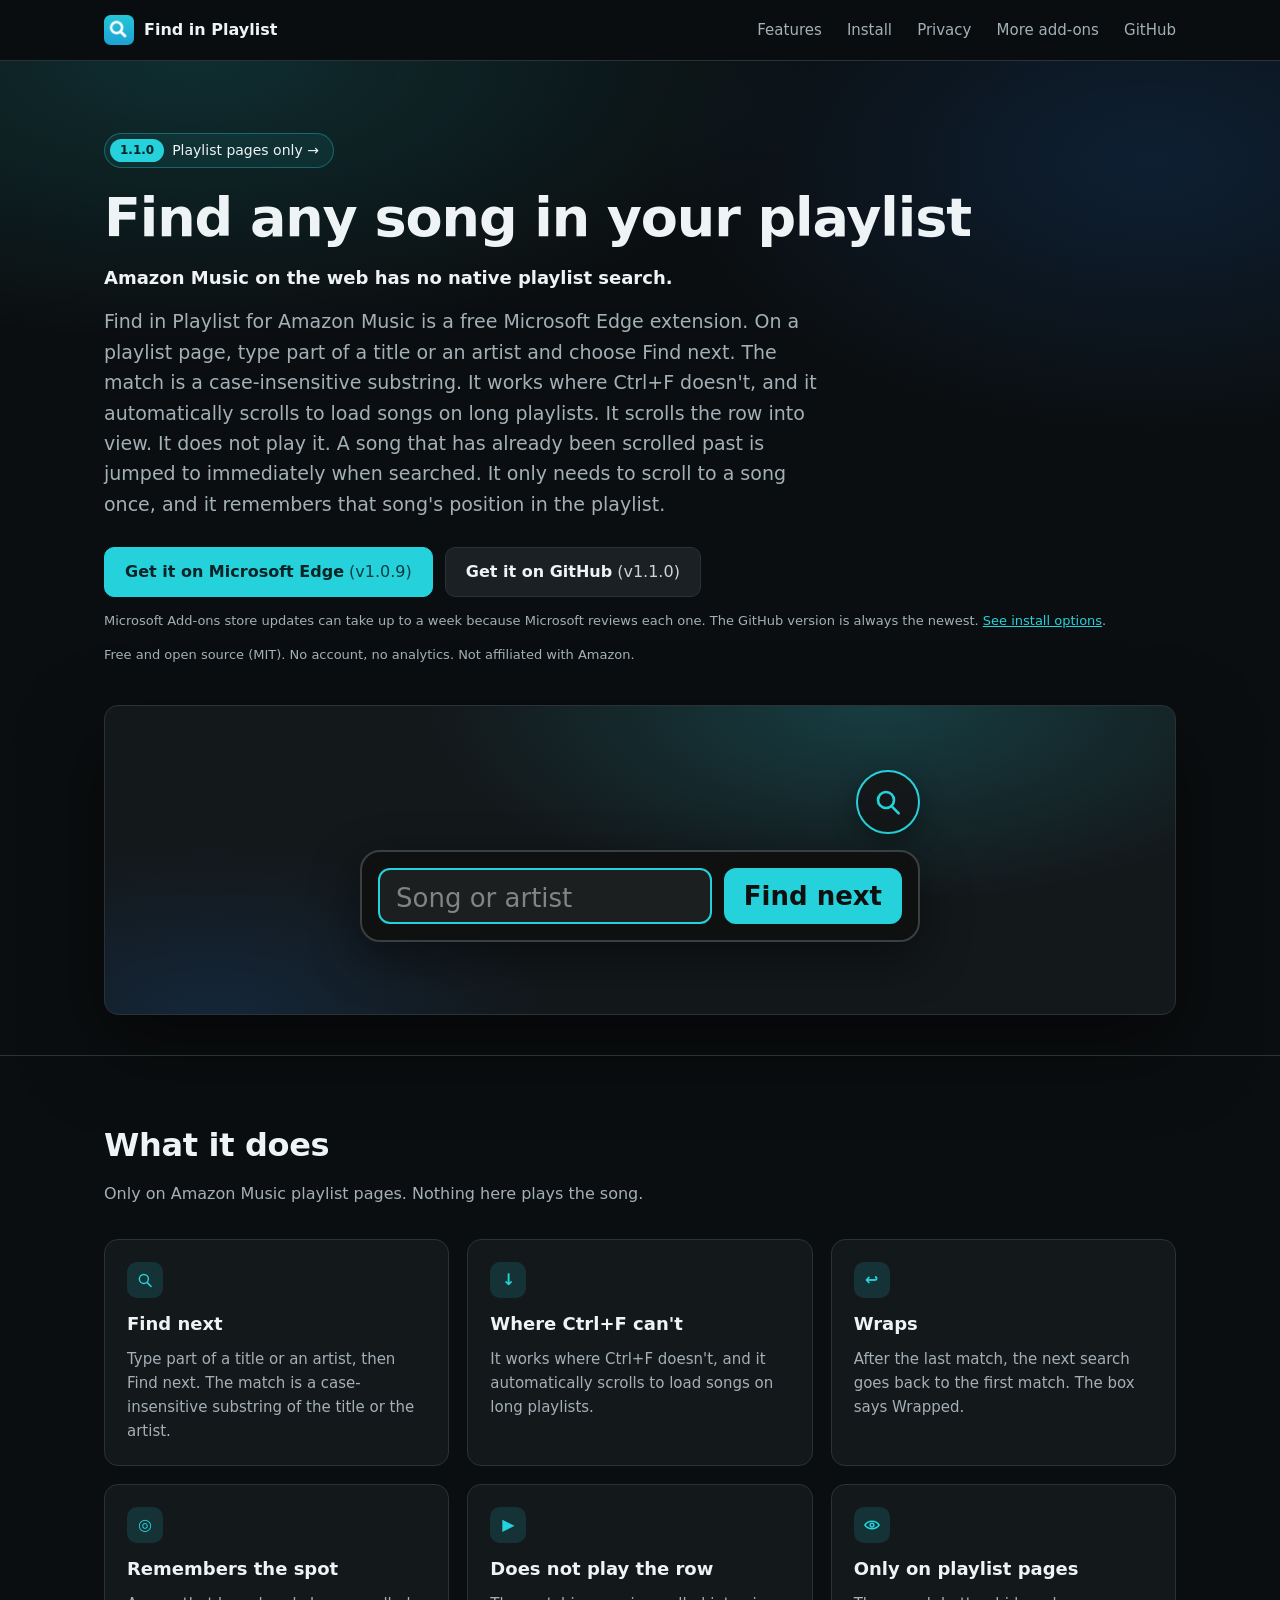
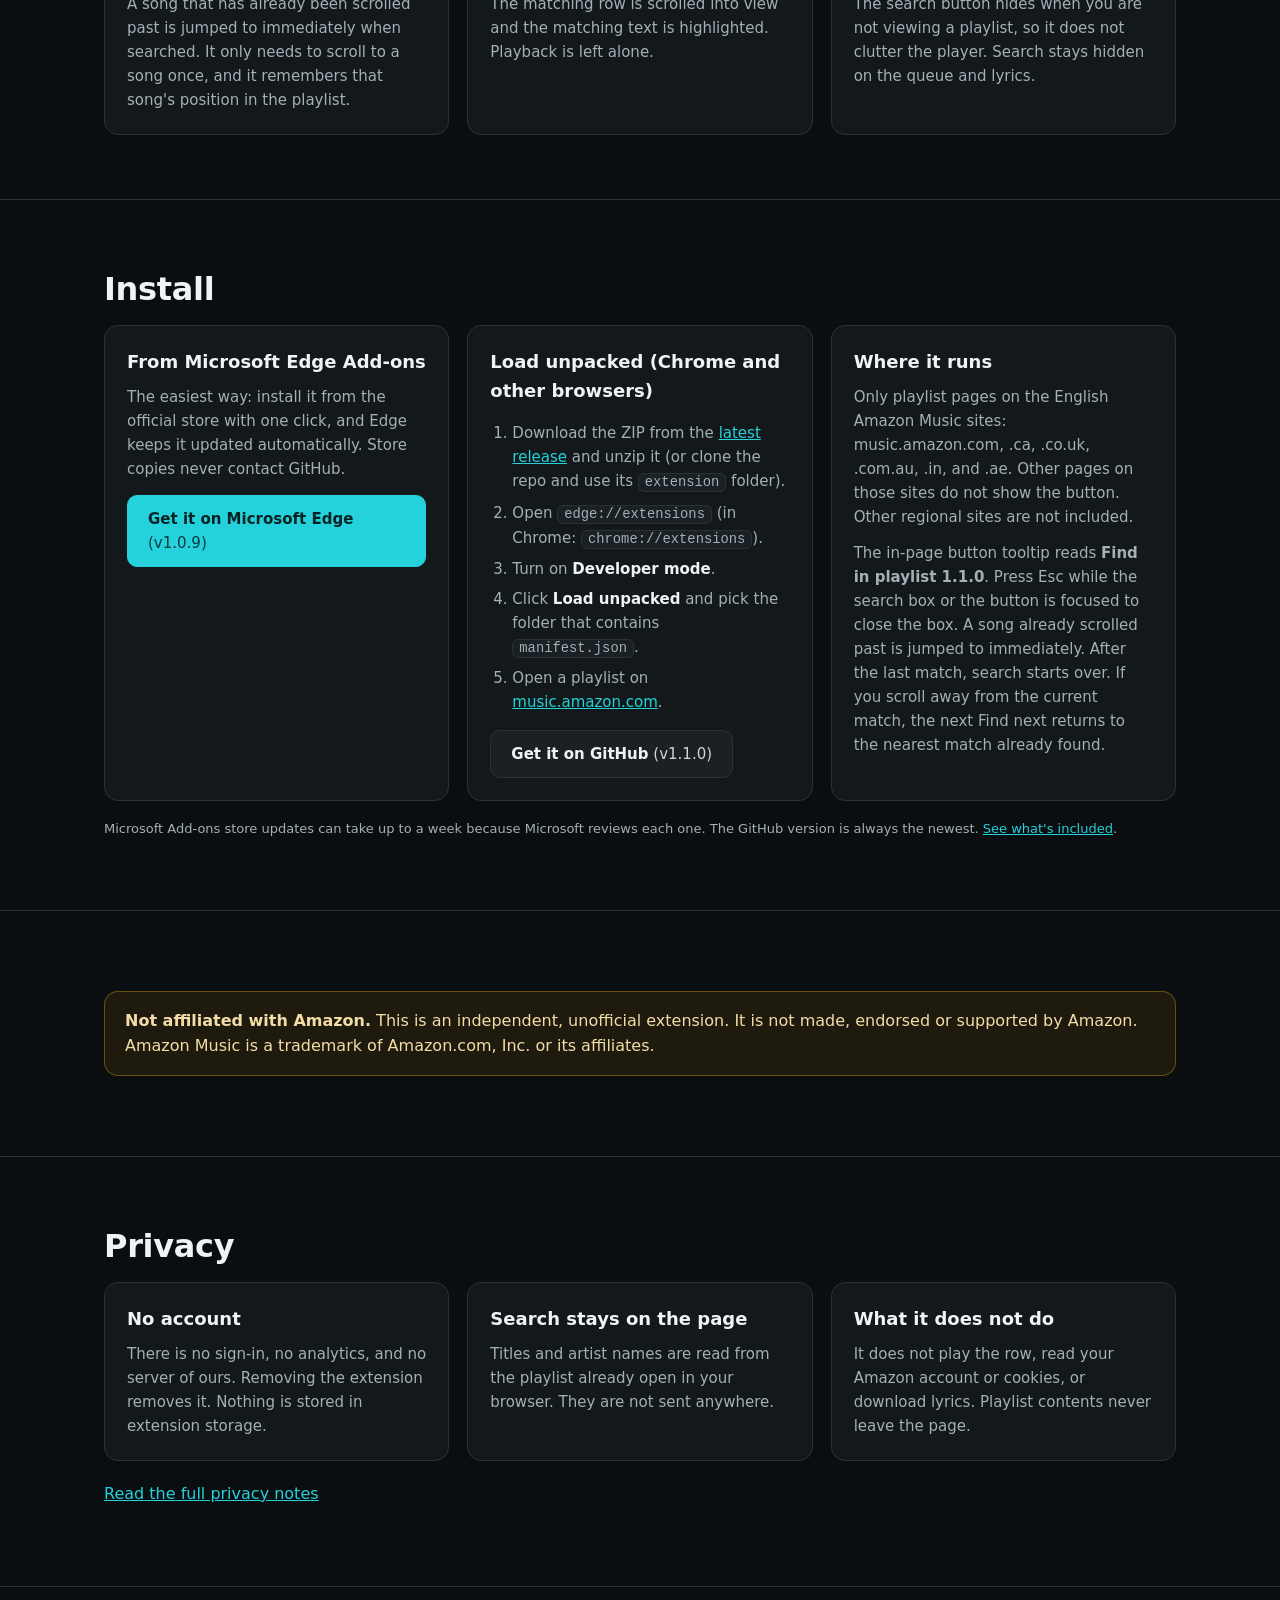
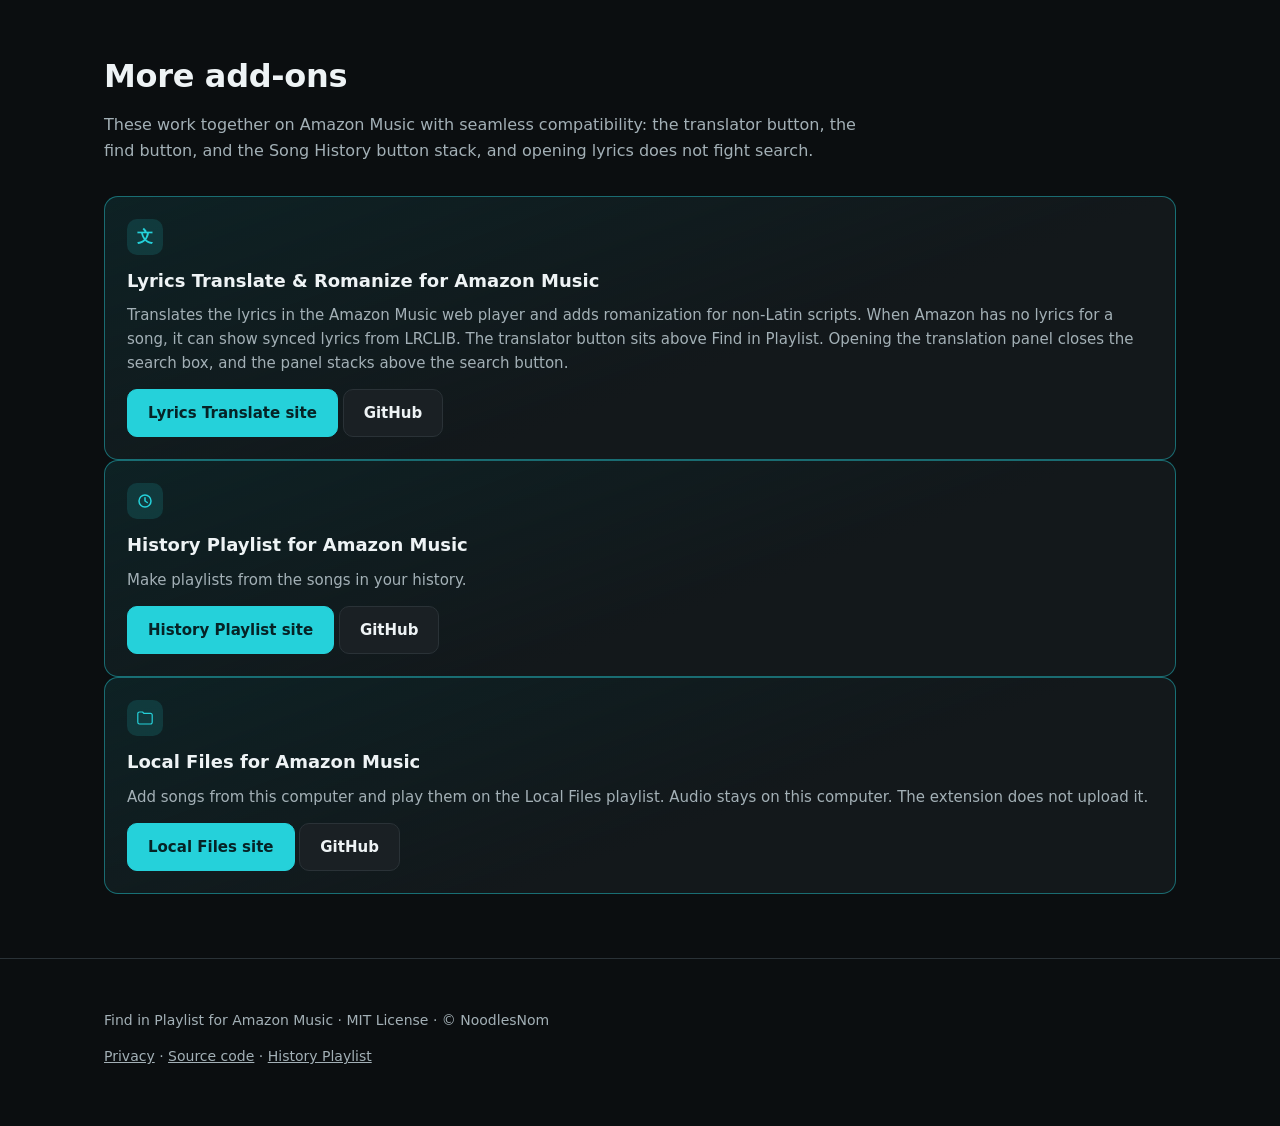
<file: docs/index.html>
<!doctype html>
<html lang="en">
<head>
<meta charset="utf-8">
<meta name="viewport" content="width=device-width, initial-scale=1">
<title>Find in Playlist for Amazon Music: Microsoft Edge extension</title>
<meta name="description" content="A free Microsoft Edge extension that finds any song in an Amazon Music playlist by title or artist. It works where Ctrl+F doesn't, and it automatically scrolls to load songs on long playlists. Search stays on the page. Not affiliated with Amazon.">
<link rel="icon" href="img/icon.png">
<link rel="stylesheet" href="style.css">
</head>
<body>
<header class="top">
  <div class="wrap">
    <a class="brand" href="#"><img src="img/icon.png" alt="">Find in Playlist</a>
    <nav>
      <a href="#features">Features</a>
      <a href="#install">Install</a>
      <a href="#privacy" class="hide-s">Privacy</a>
      <a href="#more">More add-ons</a>
      <a href="https://github.com/NoodlesNom/find-in-playlist-for-amazon-music">GitHub</a>
    </nav>
  </div>
</header>

<div class="hero">
  <div class="wrap">
    <a class="pill" href="#features"><b>1.1.0</b> Playlist pages only &rarr;</a>
    <h1>Find any song in your playlist</h1>
    <p class="kicker">Amazon Music on the web has no native playlist search.</p>
    <p class="lead">Find in Playlist for Amazon Music is a free Microsoft Edge extension. On a playlist page, type part of a title or an artist and choose Find next. The match is a case-insensitive substring. It works where Ctrl+F doesn't, and it automatically scrolls to load songs on long playlists. It scrolls the row into view. It does not play it. A song that has already been scrolled past is jumped to immediately when searched. It only needs to scroll to a song once, and it remembers that song's position in the playlist.</p>
    <div class="buttons">
      <a class="btn primary" href="https://microsoftedge.microsoft.com/addons/detail/find-in-playlist-for-amaz/akbfblalajgbhelofooidhahgkdljald">Get it on Microsoft Edge<span class="bver" data-ver="store"></span></a>
      <a class="btn" href="https://github.com/NoodlesNom/find-in-playlist-for-amazon-music/releases/latest" title="Download the ZIP and load it unpacked">Get it on GitHub<span class="bver" data-ver="github"></span></a>
    </div>
    <p class="note versions">Microsoft Add-ons store updates can take up to a week because Microsoft reviews each one. The GitHub version is always the newest. <a href="#install">See install options</a>.</p>
    <p class="note">Free and open source (MIT). No account, no analytics. Not affiliated with Amazon.</p>
    <div class="shot search-stage" role="img" aria-label="The Find in Playlist search box: a round search button above a field labeled Song or artist and a Find next button.">
      <div class="search-demo">
        <div class="demo-btn" title="Find in playlist">
          <svg viewBox="0 0 24 24" aria-hidden="true"><circle cx="10.5" cy="10.5" r="6" fill="none" stroke="currentColor" stroke-width="2"/><path d="M15 15.5 L20 20.5" fill="none" stroke="currentColor" stroke-width="2" stroke-linecap="round"/></svg>
        </div>
        <div class="demo-pop">
          <span class="demo-input">Song or artist</span>
          <span class="demo-go">Find next</span>
        </div>
      </div>
    </div>
  </div>
</div>

<section id="features">
  <div class="wrap">
    <h2>What it does</h2>
    <p class="sub">Only on Amazon Music playlist pages. Nothing here plays the song.</p>
    <div class="grid">
      <div class="card"><div class="icon" aria-hidden="true"><svg viewBox="0 0 24 24" width="18" height="18"><circle cx="10.5" cy="10.5" r="6" fill="none" stroke="currentColor" stroke-width="2"/><path d="M15 15.5 L20 20.5" fill="none" stroke="currentColor" stroke-width="2" stroke-linecap="round"/></svg></div><h3>Find next</h3>
        <p>Type part of a title or an artist, then Find next. The match is a case-insensitive substring of the title or the artist.</p></div>
      <div class="card"><div class="icon">↓</div><h3>Where Ctrl+F can't</h3>
        <p>It works where Ctrl+F doesn't, and it automatically scrolls to load songs on long playlists.</p></div>
      <div class="card"><div class="icon">↩</div><h3>Wraps</h3>
        <p>After the last match, the next search goes back to the first match. The box says Wrapped.</p></div>
      <div class="card"><div class="icon">◎</div><h3>Remembers the spot</h3>
        <p>A song that has already been scrolled past is jumped to immediately when searched. It only needs to scroll to a song once, and it remembers that song's position in the playlist.</p></div>
      <div class="card"><div class="icon">▶</div><h3>Does not play the row</h3>
        <p>The matching row is scrolled into view and the matching text is highlighted. Playback is left alone.</p></div>
      <div class="card"><div class="icon" aria-hidden="true"><svg viewBox="0 0 24 24" width="18" height="18"><path d="M2.5 12s3.3-5 9.5-5 9.5 5 9.5 5-3.3 5-9.5 5-9.5-5-9.5-5Z" fill="none" stroke="currentColor" stroke-width="2" stroke-linejoin="round"/><circle cx="12" cy="12" r="2.5" fill="none" stroke="currentColor" stroke-width="2"/></svg></div><h3>Only on playlist pages</h3>
        <p>The search button hides when you are not viewing a playlist, so it does not clutter the player. Search stays hidden on the queue and lyrics.</p></div>
    </div>
  </div>
</section>

<section id="install">
  <div class="wrap">
    <h2>Install</h2>
    <div class="grid">
      <div class="card"><h3>From Microsoft Edge Add-ons</h3>
        <p>The easiest way: install it from the official store with one click, and Edge keeps it updated automatically. Store copies never contact GitHub.</p>
        <p style="margin-top:14px"><a class="btn primary" href="https://microsoftedge.microsoft.com/addons/detail/find-in-playlist-for-amaz/akbfblalajgbhelofooidhahgkdljald">Get it on Microsoft Edge<span class="bver" data-ver="store"></span></a></p></div>
      <div class="card"><h3>Load unpacked (Chrome and other browsers)</h3>
        <ol class="steps">
          <li>Download the ZIP from the <a href="https://github.com/NoodlesNom/find-in-playlist-for-amazon-music/releases/latest">latest release</a> and unzip it (or clone the repo and use its <code>extension</code> folder).</li>
          <li>Open <code>edge://extensions</code> (in Chrome: <code>chrome://extensions</code>).</li>
          <li>Turn on <b>Developer mode</b>.</li>
          <li>Click <b>Load unpacked</b> and pick the folder that contains <code>manifest.json</code>.</li>
          <li>Open a playlist on <a href="https://music.amazon.com">music.amazon.com</a>.</li>
        </ol>
        <p style="margin-top:14px"><a class="btn" href="https://github.com/NoodlesNom/find-in-playlist-for-amazon-music/releases/latest" title="Download the ZIP and load it unpacked">Get it on GitHub<span class="bver" data-ver="github"></span></a></p></div>
      <div class="card"><h3>Where it runs</h3>
        <p>Only playlist pages on the English Amazon Music sites: music.amazon.com, .ca, .co.uk, .com.au, .in, and .ae. Other pages on those sites do not show the button. Other regional sites are not included.</p>
        <p style="margin-top:12px">The in-page button tooltip reads <b>Find in playlist 1.1.0</b>. Press Esc while the search box or the button is focused to close the box. A song already scrolled past is jumped to immediately. After the last match, search starts over. If you scroll away from the current match, the next Find next returns to the nearest match already found.</p></div>
    </div>
    <p class="note versions" style="margin-top:18px">Microsoft Add-ons store updates can take up to a week because Microsoft reviews each one. The GitHub version is always the newest. <a href="#features">See what's included</a>.</p>
  </div>
</section>

<section>
  <div class="wrap">
    <p class="disclaimer"><b>Not affiliated with Amazon.</b> This is an independent, unofficial extension. It is not made, endorsed or supported by Amazon. Amazon Music is a trademark of Amazon.com, Inc. or its affiliates.</p>
  </div>
</section>

<section id="privacy">
  <div class="wrap">
    <h2>Privacy</h2>
    <div class="grid">
      <div class="card"><h3>No account</h3><p>There is no sign-in, no analytics, and no server of ours. Removing the extension removes it. Nothing is stored in extension storage.</p></div>
      <div class="card"><h3>Search stays on the page</h3><p>Titles and artist names are read from the playlist already open in your browser. They are not sent anywhere.</p></div>
      <div class="card"><h3>What it does not do</h3><p>It does not play the row, read your Amazon account or cookies, or download lyrics. Playlist contents never leave the page.</p></div>
    </div>
    <p style="margin-top:20px"><a href="privacy.html">Read the full privacy notes</a></p>
  </div>
</section>

<section id="more">
  <div class="wrap">
    <h2>More add-ons</h2>
    <p class="sub">These work together on Amazon Music with seamless compatibility: the translator button, the find button, and the Song History button stack, and opening lyrics does not fight search.</p>
    <div class="card new">
      <div class="icon">文</div>
      <h3>Lyrics Translate &amp; Romanize for Amazon Music</h3>
      <p>Translates the lyrics in the Amazon Music web player and adds romanization for non-Latin scripts. When Amazon has no lyrics for a song, it can show synced lyrics from LRCLIB. The translator button sits above Find in Playlist. Opening the translation panel closes the search box, and the panel stacks above the search button.</p>
      <p style="margin-top:14px"><a class="btn primary" href="https://noodlesnom.github.io/lyrics-translate-for-amazon-music/">Lyrics Translate site</a> <a class="btn" href="https://github.com/NoodlesNom/lyrics-translate-for-amazon-music">GitHub</a></p>
    </div>

    <div class="card new">
      <div class="icon" aria-hidden="true"><svg viewBox="0 0 24 24" width="18" height="18"><circle cx="12" cy="12" r="8" fill="none" stroke="currentColor" stroke-width="2"/><path d="M12 7.5 V12 l3 2" fill="none" stroke="currentColor" stroke-width="2" stroke-linecap="round" stroke-linejoin="round"/></svg></div>
      <h3>History Playlist for Amazon Music</h3>
      <p>Make playlists from the songs in your history.</p>
      <p style="margin-top:14px"><a class="btn primary" href="https://noodlesnom.github.io/history-playlist-for-amazon-music/">History Playlist site</a> <a class="btn" href="https://github.com/NoodlesNom/history-playlist-for-amazon-music">GitHub</a></p>
    </div>

    <div class="card new">
      <div class="icon" aria-hidden="true"><svg viewBox="0 0 24 24" width="18" height="18"><path fill="none" stroke="currentColor" stroke-width="1.6" stroke-linejoin="round" stroke-linecap="round" d="M2.4 6.2A2.2 2.2 0 0 1 4.6 4h4.2l1.6 1.8h9a2.2 2.2 0 0 1 2.2 2.2v9.8a2.2 2.2 0 0 1-2.2 2.2H4.6a2.2 2.2 0 0 1-2.2-2.2V6.2z"/></svg></div>
      <h3>Local Files for Amazon Music</h3>
      <p>Add songs from this computer and play them on the Local Files playlist. Audio stays on this computer. The extension does not upload it.</p>
      <p style="margin-top:14px"><a class="btn primary" href="https://noodlesnom.github.io/local-files-for-amazon-music/">Local Files site</a> <a class="btn" href="https://github.com/NoodlesNom/local-files-for-amazon-music">GitHub</a></p>
    </div>
  </div>
</section>

<footer>
  <div class="wrap">
    <p>Find in Playlist for Amazon Music · MIT License · © NoodlesNom</p>
    <p><a href="privacy.html">Privacy</a> · <a href="https://github.com/NoodlesNom/find-in-playlist-for-amazon-music">Source code</a> · <a href="https://noodlesnom.github.io/history-playlist-for-amazon-music/">History Playlist</a></p>
  </div>
</footer>
<script>
// Version numbers in the install buttons: versions.json is on this same site (updated by a GitHub Actions workflow every
// 6 hours and on each release), so visitors' browsers make no third-party requests. If it can't load, the buttons just show no version.
fetch('versions.json', { cache: 'no-cache' }).then((r) => (r.ok ? r.json() : Promise.reject(r.status))).then((v) => {
  const ok = (x) => typeof x === 'string' && /^\d+(\.\d+){1,3}$/.test(x);
  const at = new Date(v.checked);
  const when = isNaN(at) ? '' : 'Version checked ' + at.toLocaleString();
  document.querySelectorAll('[data-ver]').forEach((el) => {
    const x = v[el.dataset.ver];
    if (!ok(x)) return;
    el.textContent = ' (v' + x + ')';
    if (when) el.parentElement.title = (el.parentElement.title ? el.parentElement.title + '. ' : '') + when;
  });
  // The "store can lag behind GitHub" note only matters while GitHub is ahead; hide it when both show the same version.
  if (ok(v.store) && ok(v.github) && v.store === v.github) {
    document.querySelectorAll('.note.versions').forEach((el) => { el.hidden = true; });
  }
}).catch(() => {});
</script>
</body>
</html>
</file>
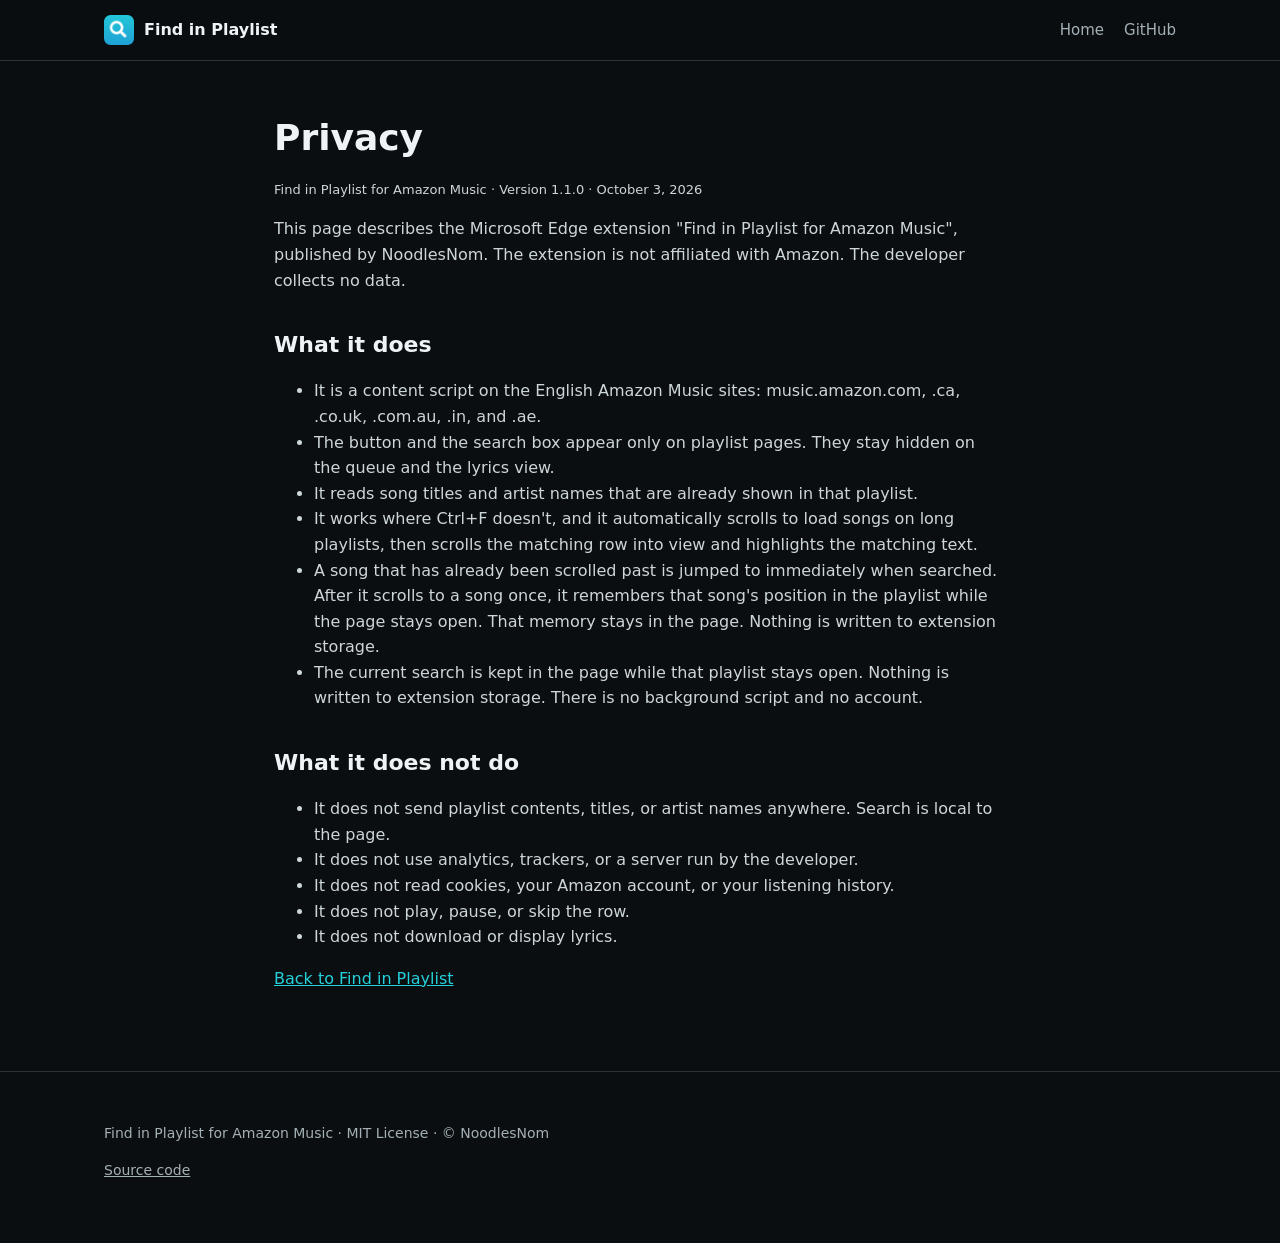
<file: docs/privacy.html>
<!doctype html>
<html lang="en">
<head>
<meta charset="utf-8">
<meta name="viewport" content="width=device-width, initial-scale=1">
<title>Privacy: Find in Playlist for Amazon Music</title>
<meta name="description" content="Privacy notes for Find in Playlist for Amazon Music. The extension searches the open playlist locally and does not send playlist contents anywhere.">
<link rel="icon" href="img/icon.png">
<link rel="stylesheet" href="style.css">
</head>
<body>
<header class="top">
  <div class="wrap">
    <a class="brand" href="./"><img src="img/icon.png" alt="">Find in Playlist</a>
    <nav><a href="./">Home</a><a href="https://github.com/NoodlesNom/find-in-playlist-for-amazon-music">GitHub</a></nav>
  </div>
</header>
<main class="doc">
  <h1>Privacy</h1>
  <p class="note">Find in Playlist for Amazon Music · Version 1.1.0 · October 3, 2026</p>
  <p>This page describes the Microsoft Edge extension "Find in Playlist for Amazon Music", published by NoodlesNom. The extension is not affiliated with Amazon. The developer collects no data.</p>

  <h2>What it does</h2>
  <ul>
    <li>It is a content script on the English Amazon Music sites: music.amazon.com, .ca, .co.uk, .com.au, .in, and .ae.</li>
    <li>The button and the search box appear only on playlist pages. They stay hidden on the queue and the lyrics view.</li>
    <li>It reads song titles and artist names that are already shown in that playlist.</li>
    <li>It works where Ctrl+F doesn't, and it automatically scrolls to load songs on long playlists, then scrolls the matching row into view and highlights the matching text.</li>
    <li>A song that has already been scrolled past is jumped to immediately when searched. After it scrolls to a song once, it remembers that song's position in the playlist while the page stays open. That memory stays in the page. Nothing is written to extension storage.</li>
    <li>The current search is kept in the page while that playlist stays open. Nothing is written to extension storage. There is no background script and no account.</li>
  </ul>

  <h2>What it does not do</h2>
  <ul>
    <li>It does not send playlist contents, titles, or artist names anywhere. Search is local to the page.</li>
    <li>It does not use analytics, trackers, or a server run by the developer.</li>
    <li>It does not read cookies, your Amazon account, or your listening history.</li>
    <li>It does not play, pause, or skip the row.</li>
    <li>It does not download or display lyrics.</li>
  </ul>

  <p><a href="./">Back to Find in Playlist</a></p>
</main>
<footer>
  <div class="wrap">
    <p>Find in Playlist for Amazon Music · MIT License · © NoodlesNom</p>
    <p><a href="https://github.com/NoodlesNom/find-in-playlist-for-amazon-music">Source code</a></p>
  </div>
</footer>
</body>
</html>
</file>
<file: docs/style.css>
:root {
  --bg: #0b0e10; --panel: #13181b; --panel2: #1a2024; --line: #2a3237; --text: #eef3f5; --muted: #a3b0b6;
  --accent: #25d1da; --blue: #1a6fd1; --radius: 14px;
}
* { box-sizing: border-box; }
html { scroll-behavior: smooth; }
body { margin: 0; background: var(--bg); color: var(--text); font: 16px/1.6 system-ui, -apple-system, "Segoe UI", Roboto, "Helvetica Neue", Arial, sans-serif; }
a { color: var(--accent); }
img { max-width: 100%; height: auto; display: block; }
.wrap { max-width: 1120px; margin: 0 auto; padding: 0 24px; }
header.top { position: sticky; top: 0; z-index: 10; background: rgba(11, 14, 16, .88); backdrop-filter: blur(8px); border-bottom: 1px solid var(--line); }
header.top .wrap { display: flex; align-items: center; justify-content: space-between; height: 60px; gap: 16px; }
.brand { display: flex; align-items: center; gap: 10px; color: var(--text); text-decoration: none; font-weight: 700; }
.brand img { width: 30px; height: 30px; }
nav a { color: var(--muted); text-decoration: none; margin-left: 20px; font-size: 15px; }
nav a:hover { color: var(--text); }
.hero { padding: 72px 0 40px; background: radial-gradient(900px 400px at 15% 0%, rgba(37, 209, 218, .16), transparent 70%), radial-gradient(700px 400px at 90% 10%, rgba(26, 111, 209, .18), transparent 70%); }
.hero h1 { font-size: clamp(32px, 5vw, 54px); line-height: 1.1; margin: 0 0 16px; letter-spacing: -.02em; }
.hero h1 span { background: linear-gradient(90deg, var(--accent), #6aa8ff); -webkit-background-clip: text; background-clip: text; color: transparent; }
.lead { font-size: 19px; color: var(--muted); max-width: 720px; margin: 0 0 28px; }
.buttons { display: flex; flex-wrap: wrap; gap: 12px; margin-bottom: 14px; }
.btn { display: inline-block; padding: 11px 20px; border-radius: 10px; font-weight: 600; text-decoration: none; border: 1px solid var(--line); color: var(--text); background: var(--panel2); }
.btn.primary { background: var(--accent); color: #062326; border-color: var(--accent); }
.btn[aria-disabled="true"] { opacity: .75; cursor: default; }
.note { font-size: 13px; color: var(--muted); }
.note.versions { margin: 0 0 6px; }
.btn .bver { font-variant-numeric: tabular-nums; opacity: .85; font-weight: 500; }
.shot { margin-top: 40px; border-radius: var(--radius); overflow: hidden; border: 1px solid var(--line); box-shadow: 0 30px 80px rgba(0, 0, 0, .55); }
section { padding: 64px 0; border-top: 1px solid var(--line); }
section h2 { font-size: 32px; margin: 0 0 10px; letter-spacing: -.01em; }
section > .wrap > p.sub { color: var(--muted); margin: 0 0 32px; max-width: 760px; }
.grid { display: grid; grid-template-columns: repeat(auto-fit, minmax(300px, 1fr)); gap: 18px; }
.card { background: var(--panel); border: 1px solid var(--line); border-radius: var(--radius); padding: 22px; }
.card h3 { margin: 0 0 8px; font-size: 18px; }
.card p, .card li { color: var(--muted); font-size: 15px; }
.card p { margin: 0; }
.card ul { margin: 8px 0 0; padding-left: 18px; }
.icon { display: inline-flex; width: 36px; height: 36px; align-items: center; justify-content: center; border-radius: 10px; background: rgba(37, 209, 218, .14); color: var(--accent); font-weight: 700; margin-bottom: 12px; }
.split { display: grid; grid-template-columns: 1.35fr 1fr; gap: 40px; align-items: center; margin-top: 48px; }
.split.rev { grid-template-columns: 1fr 1.35fr; }
.split.rev .media { order: 2; }
.split .media { border-radius: var(--radius); overflow: hidden; border: 1px solid var(--line); }
.split .media img { width: 100%; height: auto; }
.split h3 { font-size: 24px; margin: 0 0 10px; }
.split p, .split li { color: var(--muted); }
.popup-wrap { display: grid; grid-template-columns: 340px 1fr; gap: 48px; align-items: start; }
.popup-wrap .popup-img { border-radius: 12px; overflow: hidden; border: 1px solid var(--line); box-shadow: 0 20px 60px rgba(0, 0, 0, .5); }
dl.controls { margin: 0; display: grid; grid-template-columns: 200px 1fr; gap: 12px 20px; }
dl.controls dt { font-weight: 600; }
dl.controls dd { margin: 0; color: var(--muted); }
.dot { display: inline-block; width: 10px; height: 10px; border-radius: 50%; margin-right: 6px; vertical-align: 0; }
.g { background: #3ddc84; } .a { background: #ffb300; } .r { background: #ff5252; } .n { background: #8a8f91; }
ol.steps { padding-left: 22px; } ol.steps li { margin: 6px 0; color: var(--muted); } ol.steps li b { color: var(--text); }
code, kbd { background: var(--panel2); border: 1px solid var(--line); border-radius: 6px; padding: 1px 6px; font-size: .92em; }
.disclaimer { background: rgba(255, 179, 0, .08); border: 1px solid rgba(255, 179, 0, .35); border-radius: var(--radius); padding: 16px 20px; color: #f3dca6; }
footer { border-top: 1px solid var(--line); padding: 36px 0 48px; color: var(--muted); font-size: 14px; }
footer a { color: var(--muted); }
.doc { max-width: 780px; padding: 48px 24px 64px; margin: 0 auto; }
.doc h1 { font-size: 36px; margin: 0 0 6px; }
.doc h2 { font-size: 22px; margin: 34px 0 8px; }
.doc p, .doc li { color: #cdd6da; }
.pill { display: inline-flex; align-items: center; gap: 8px; margin-bottom: 20px; padding: 5px 14px 5px 5px; border-radius: 999px; border: 1px solid rgba(37, 209, 218, .35); background: rgba(37, 209, 218, .08); color: var(--text); text-decoration: none; font-size: 14px; }
.pill b { white-space: nowrap; flex: none; background: var(--accent); color: #062326; border-radius: 999px; padding: 2px 10px; font-size: 12px; }
.pill:hover { border-color: var(--accent); }
.tag { display: inline-block; vertical-align: middle; margin-left: 6px; padding: 1px 8px; border-radius: 999px; background: rgba(37, 209, 218, .16); color: var(--accent); font-size: 11px; font-weight: 700; letter-spacing: .04em; text-transform: uppercase; }
.split .tag { margin: 0 0 10px; }
.card { position: relative; }
.card .icon + .tag { position: absolute; top: 28px; right: 22px; margin: 0; }
.grid > .card.new { grid-column: 1 / -1; }
.grid.five { grid-template-columns: repeat(6, 1fr); }
.grid.five > .card { grid-column: span 2; }
.grid.five > .card:nth-child(n+4) { grid-column: span 3; }
.doc .table-wrap { overflow-x: auto; }
.card.new { border-color: rgba(37, 209, 218, .45); background: linear-gradient(160deg, rgba(37, 209, 218, .10), var(--panel) 60%); }
ul.ticks { list-style: none; padding: 0; margin: 14px 0 0; }
ul.ticks li { position: relative; padding-left: 26px; margin: 8px 0; }
ul.ticks li::before { content: "✓"; position: absolute; left: 0; top: 0; color: var(--accent); font-weight: 700; }
.changelog { display: grid; grid-template-columns: repeat(auto-fit, minmax(190px, 1fr)); gap: 16px; }
.changelog .card h3 { font-size: 20px; }
.card p.upd-note { margin-top: 12px; padding: 10px 12px; border-radius: 10px; background: rgba(26, 111, 209, .14); border: 1px solid rgba(26, 111, 209, .45); color: #cdd6da; }
.card p.upd-note b { color: var(--text); }

.kicker { font-size: 18px; font-weight: 600; color: var(--text); max-width: 720px; margin: 0 0 14px; }
.search-stage {
  background:
    radial-gradient(640px 280px at 72% 0%, rgba(37, 209, 218, .20), transparent 70%),
    radial-gradient(480px 240px at 10% 100%, rgba(26, 111, 209, .16), transparent 70%),
    #13181b;
  padding: 64px 24px 72px;
  display: flex;
  justify-content: center;
}
.search-demo { display: flex; flex-direction: column; align-items: flex-end; gap: 16px; width: min(560px, 100%); }
.demo-btn {
  width: 64px; height: 64px; border-radius: 50%;
  border: 2px solid #25d1da; background: rgba(20, 22, 23, .92); color: #25d1da;
  display: flex; align-items: center; justify-content: center;
  box-shadow: 0 8px 24px rgba(0, 0, 0, .35);
}
.demo-btn svg { width: 32px; height: 32px; display: block; }
.demo-pop {
  display: flex; flex-wrap: wrap; align-items: center; gap: 12px;
  width: 100%; padding: 16px;
  border: 2px solid #3a3f41; border-radius: 20px; background: #0f1111;
  box-shadow: 0 16px 50px rgba(0, 0, 0, .45);
}
.demo-input {
  flex: 1 1 180px; min-width: 0; height: 56px;
  border: 2px solid #25d1da; border-radius: 12px; background: #1c1f20;
  color: rgba(255, 255, 255, .45); font: 26px/56px system-ui, -apple-system, "Segoe UI", sans-serif;
  padding: 0 16px;
}
.demo-go {
  height: 56px; border-radius: 12px; background: #25d1da; color: #0f1111;
  font: 600 26px/56px system-ui, -apple-system, "Segoe UI", sans-serif; padding: 0 20px;
}
@media (max-width: 860px) {
  .split, .split.rev, .popup-wrap, .grid.five { grid-template-columns: 1fr; }
  .grid.five > .card, .grid.five > .card:nth-child(n+4) { grid-column: auto; }
  .split.rev .media { order: 0; }
  dl.controls { grid-template-columns: 1fr; gap: 2px; } dl.controls dd { margin-bottom: 10px; }
  nav a { margin-left: 12px; }
}
@media (max-width: 560px) {
  nav a.hide-s { display: none; }
  .brand { white-space: nowrap; } nav { white-space: nowrap; } nav a { margin-left: 10px; font-size: 14px; }
  .pill { font-size: 12px; border-radius: 16px; }
}
</file>
